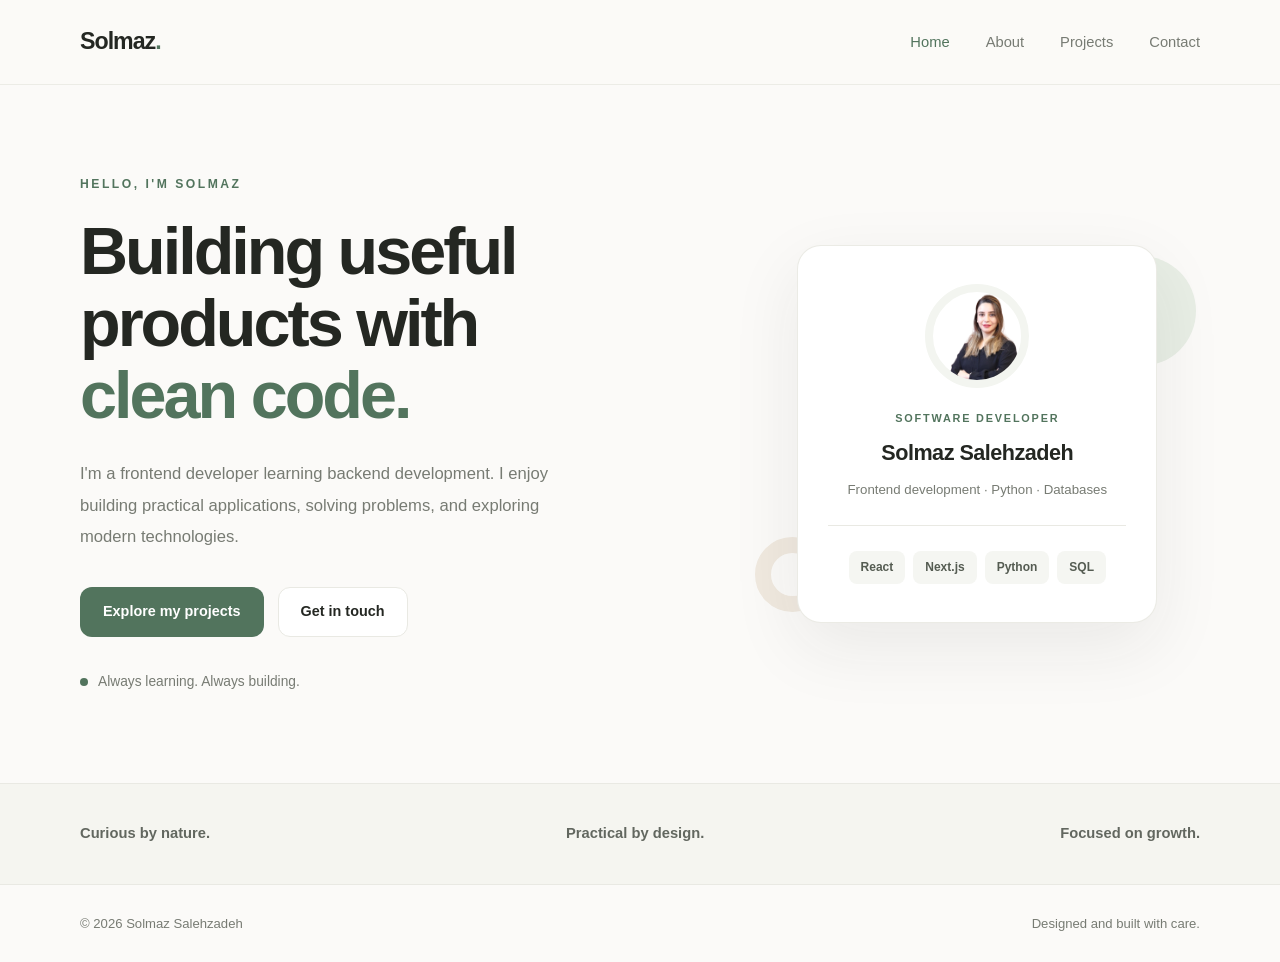
<file: front-end/index.html>
<!DOCTYPE html>
<html lang="en">
  <head>
    <meta charset="UTF-8" />
    <meta name="viewport" content="width=device-width, initial-scale=1.0" />
    <meta
      name="description"
      content="Portfolio of Solmaz Salehzadeh, a frontend developer learning backend development."
    />
    <title>Solmaz Salehzadeh | Portfolio</title>
    <link rel="stylesheet" href="css/style.css" />
    <script src="js/script.js" defer></script>
  </head>
  <body>
    <header class="site-header">
      <nav class="navbar container" aria-label="Main navigation">
        <a class="logo" href="index.html">Solmaz<span>.</span></a>

        <button
          class="menu-toggle"
          type="button"
          aria-label="Toggle navigation"
          aria-expanded="false"
          aria-controls="nav-links"
        >
          <span></span>
          <span></span>
          <span></span>
        </button>

        <ul class="nav-links" id="nav-links">
          <li><a class="active" href="index.html">Home</a></li>
          <li><a href="about.html">About</a></li>
          <li><a href="projects.html">Projects</a></li>
          <li><a href="contact.html">Contact</a></li>
        </ul>
      </nav>
    </header>

    <main>
      <section class="hero container">
        <div class="hero-content">
          <p class="eyebrow">HELLO, I'M SOLMAZ</p>

          <h1>
            Building useful products with
            <span>clean code.</span>
          </h1>

          <p class="hero-description">
            I'm a frontend developer learning backend development. I enjoy
            building practical applications, solving problems, and exploring
            modern technologies.
          </p>

          <div class="hero-actions">
            <a class="button button-primary" href="projects.html">
              Explore my projects
            </a>
            <a class="button button-secondary" href="contact.html">
              Get in touch
            </a>
          </div>

          <div class="hero-note">
            <span class="status-dot"></span>
            Always learning. Always building.
          </div>
        </div>

        <div class="hero-visual" aria-label="Developer profile illustration">
          <div class="profile-card">
            <img
              class="profile-avatar"
              src="images/solmaz.png"
              alt="Solmaz Salehzadeh"
            />
            <p class="profile-label">SOFTWARE DEVELOPER</p>
            <h2>Solmaz Salehzadeh</h2>
            <p class="profile-caption">
              Frontend development · Python · Databases
            </p>
            <div class="profile-divider"></div>
            <div class="tech-tags">
              <span>React</span>
              <span>Next.js</span>
              <span>Python</span>
              <span>SQL</span>
            </div>
          </div>
          <div class="decorative-circle circle-one"></div>
          <div class="decorative-circle circle-two"></div>
        </div>
      </section>

      <section class="intro-strip">
        <div class="container intro-strip-content">
          <p>Curious by nature.</p>
          <p>Practical by design.</p>
          <p>Focused on growth.</p>
        </div>
      </section>
    </main>

    <footer class="site-footer">
      <div class="container footer-content">
        <p>© <span id="current-year">2026</span> Solmaz Salehzadeh</p>
        <p>Designed and built with care.</p>
      </div>
    </footer>
  </body>
</html>
</file>
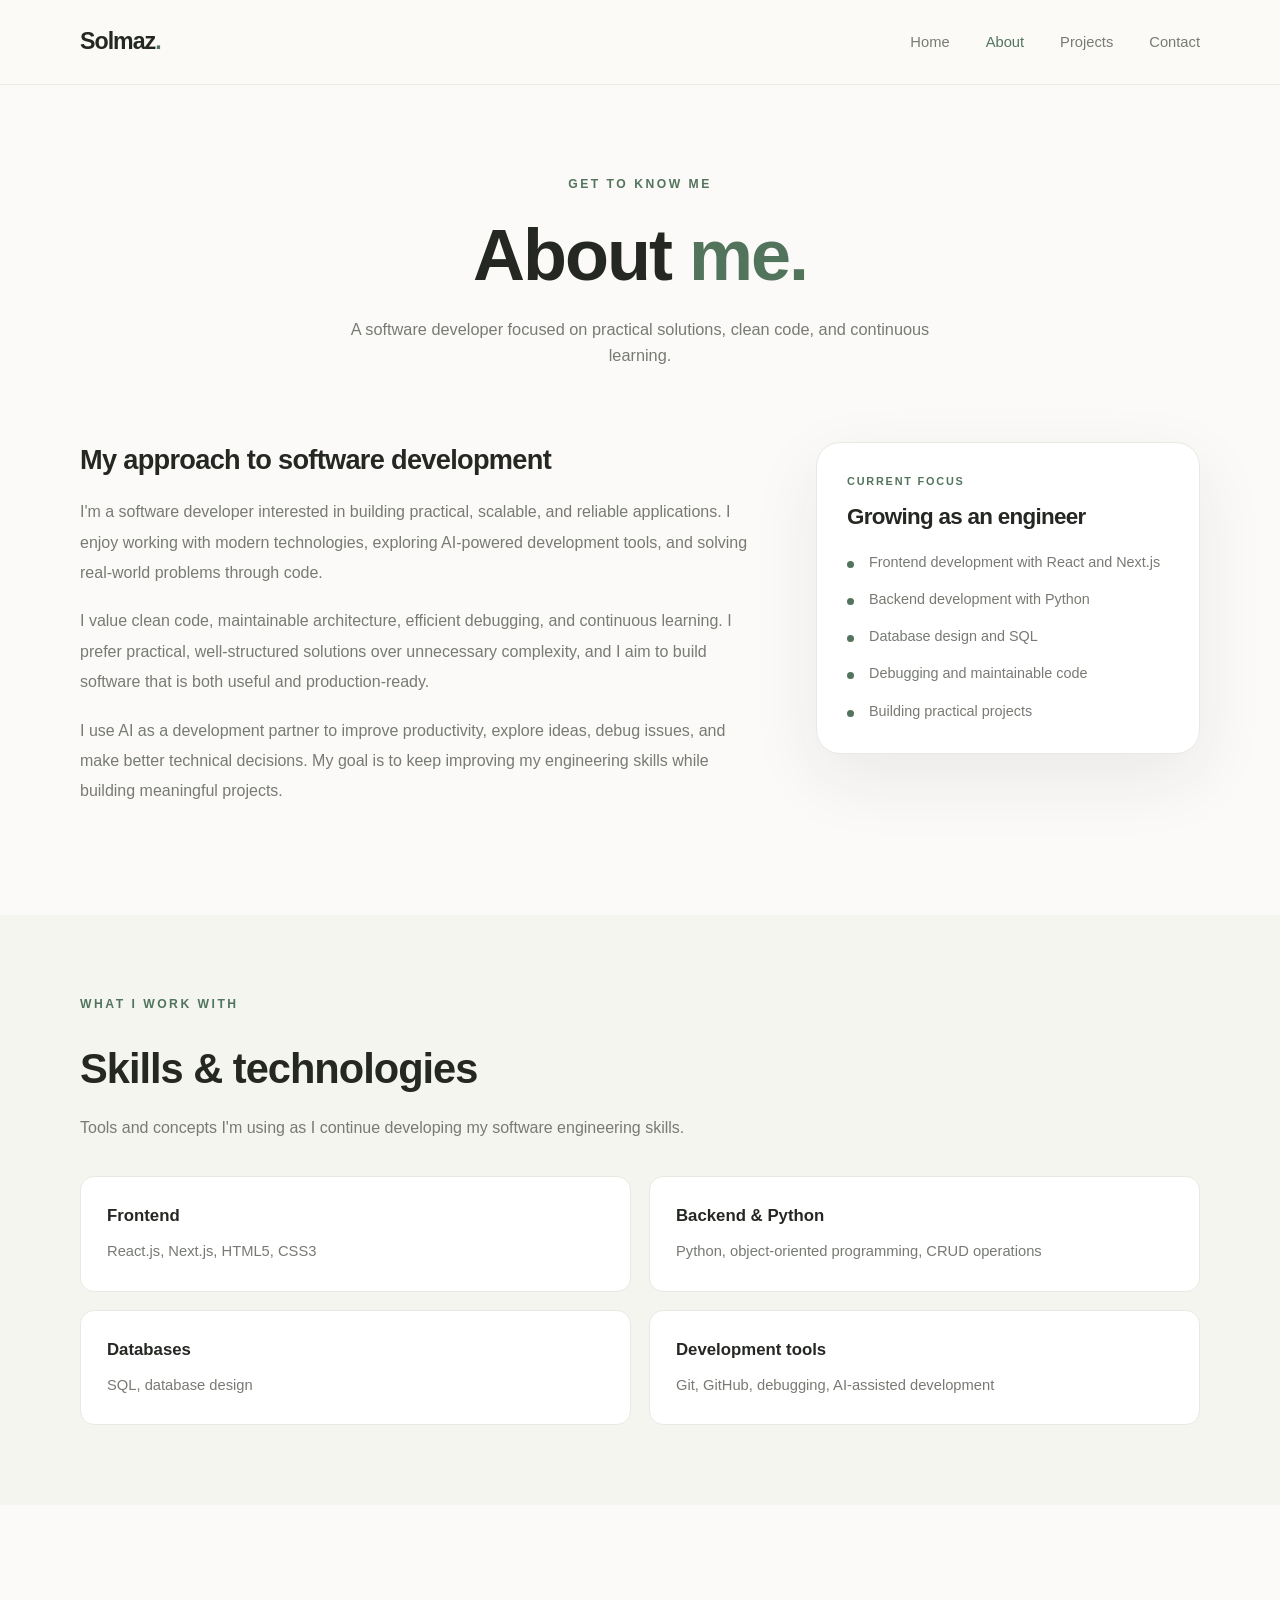
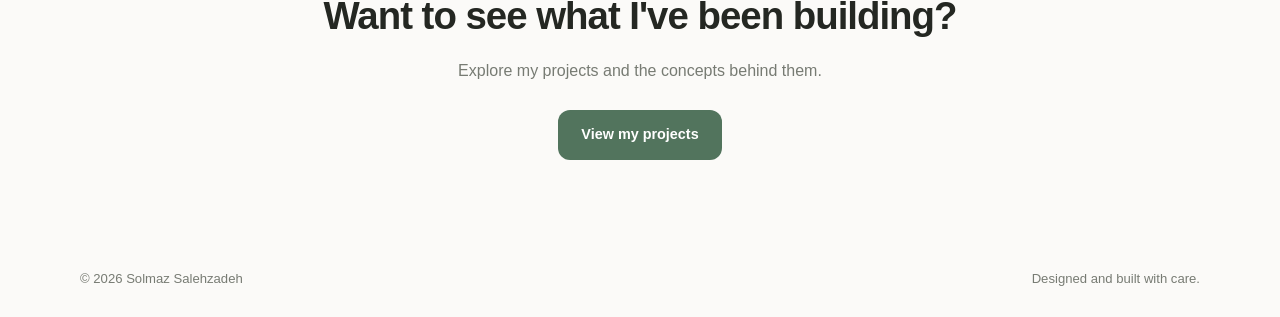
<file: front-end/about.html>
<!DOCTYPE html>
<html lang="en">
<head>
    <meta charset="UTF-8">
    <meta name="viewport" content="width=device-width, initial-scale=1.0">
    <meta name="description" content="Learn more about Solmaz Salehzadeh, her development background, skills, and approach to software engineering.">
    <title>About | Solmaz Salehzadeh</title>
    <link rel="stylesheet" href="css/style.css">
    <script src="js/script.js" defer></script>
</head>
<body>
    <header class="site-header">
        <nav class="navbar container" aria-label="Main navigation">
            <a class="logo" href="index.html">Solmaz<span>.</span></a>

            <button
                class="menu-toggle"
                type="button"
                aria-label="Toggle navigation"
                aria-expanded="false"
                aria-controls="nav-links"
            >
                <span></span>
                <span></span>
                <span></span>
            </button>

            <ul class="nav-links" id="nav-links">
                <li><a href="index.html">Home</a></li>
                <li><a class="active" href="about.html">About</a></li>
                <li><a href="projects.html">Projects</a></li>
                <li><a href="contact.html">Contact</a></li>
            </ul>
        </nav>
    </header>

    <main>
        <section class="page-heading container">
            <p class="eyebrow">GET TO KNOW ME</p>
            <h1>About <span>me.</span></h1>
            <p>
                A software developer focused on practical solutions,
                clean code, and continuous learning.
            </p>
        </section>

        <section class="about-section container">
            <div class="about-content">
                <h2>My approach to software development</h2>

                <p>
                    I'm a software developer interested in building practical,
                    scalable, and reliable applications. I enjoy working with
                    modern technologies, exploring AI-powered development tools,
                    and solving real-world problems through code.
                </p>

                <p>
                    I value clean code, maintainable architecture, efficient
                    debugging, and continuous learning. I prefer practical,
                    well-structured solutions over unnecessary complexity, and
                    I aim to build software that is both useful and
                    production-ready.
                </p>

                <p>
                    I use AI as a development partner to improve productivity,
                    explore ideas, debug issues, and make better technical
                    decisions. My goal is to keep improving my engineering
                    skills while building meaningful projects.
                </p>
            </div>

            <aside class="about-card">
                <p class="profile-label">CURRENT FOCUS</p>
                <h2>Growing as an engineer</h2>

                <ul class="focus-list">
                    <li>Frontend development with React and Next.js</li>
                    <li>Backend development with Python</li>
                    <li>Database design and SQL</li>
                    <li>Debugging and maintainable code</li>
                    <li>Building practical projects</li>
                </ul>
            </aside>
        </section>

        <section class="skills-section">
            <div class="container">
                <div class="section-heading">
                    <p class="eyebrow">WHAT I WORK WITH</p>
                    <h2>Skills & technologies</h2>
                    <p>
                        Tools and concepts I'm using as I continue
                        developing my software engineering skills.
                    </p>
                </div>

                <div class="skills-grid">
                    <article class="skill-card">
                        <h3>Frontend</h3>
                        <p>React.js, Next.js, HTML5, CSS3</p>
                    </article>

                    <article class="skill-card">
                        <h3>Backend & Python</h3>
                        <p>Python, object-oriented programming, CRUD operations</p>
                    </article>

                    <article class="skill-card">
                        <h3>Databases</h3>
                        <p>SQL, database design</p>
                    </article>

                    <article class="skill-card">
                        <h3>Development tools</h3>
                        <p>Git, GitHub, debugging, AI-assisted development</p>
                    </article>
                </div>
            </div>
        </section>

        <section class="about-cta container">
            <h2>Want to see what I've been building?</h2>
            <p>Explore my projects and the concepts behind them.</p>
            <a class="button button-primary" href="projects.html">
                View my projects
            </a>
        </section>
    </main>

    <footer class="site-footer">
        <div class="container footer-content">
            <p>© <span id="current-year">2026</span> Solmaz Salehzadeh</p>
            <p>Designed and built with care.</p>
        </div>
    </footer>
</body>
</html>
</file>
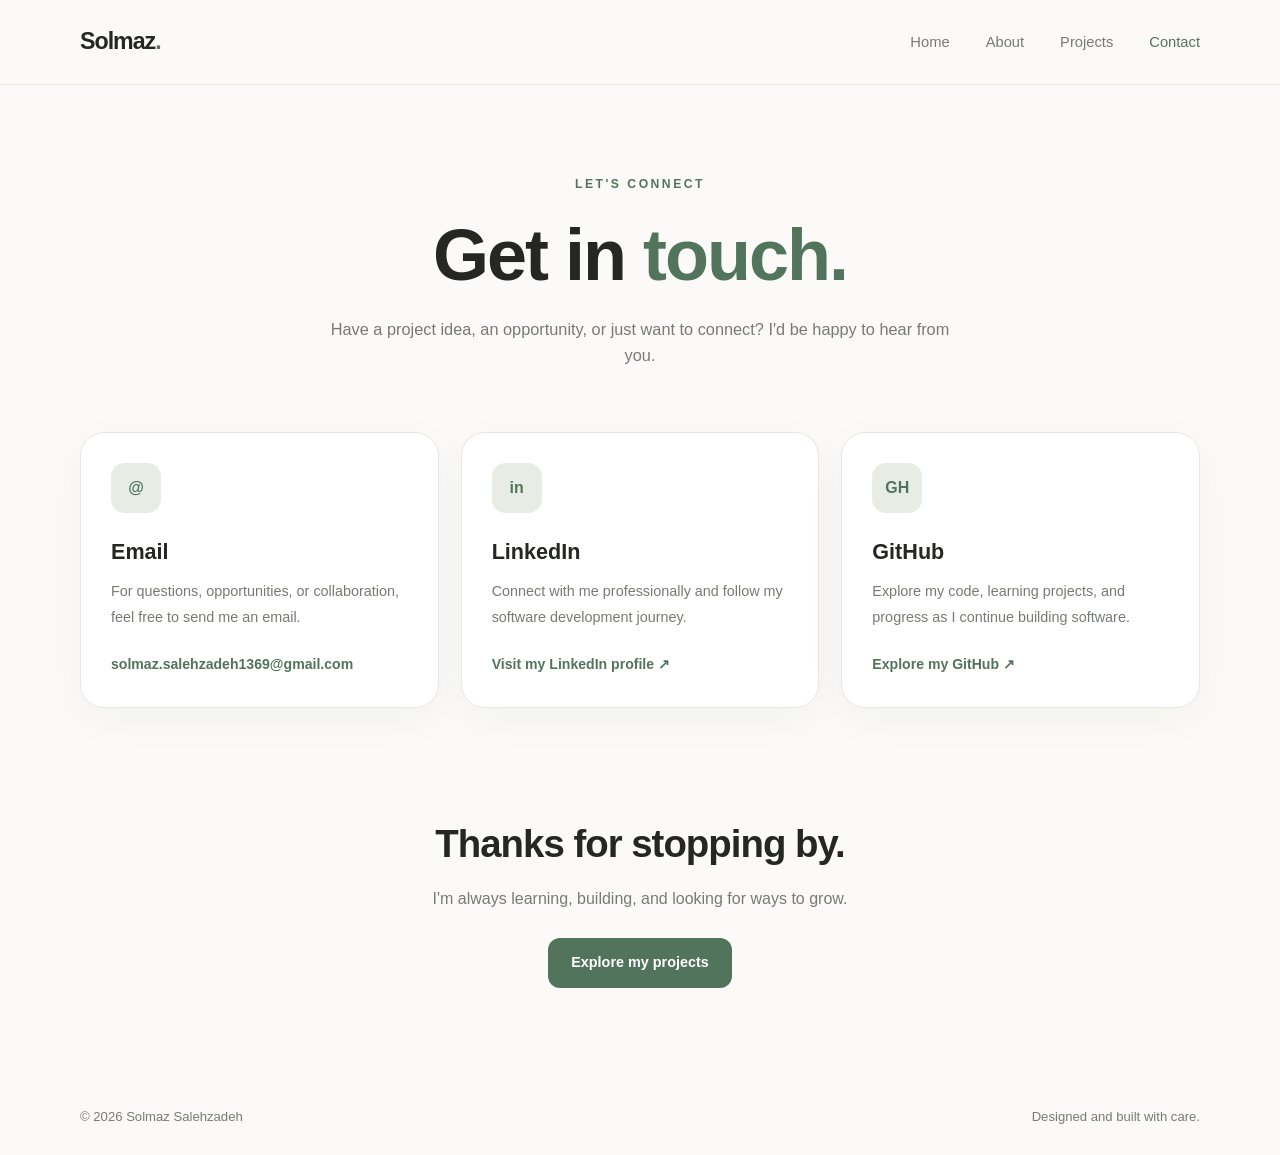
<file: front-end/contact.html>
<!DOCTYPE html>
<html lang="en">
<head>
    <meta charset="UTF-8">
    <meta name="viewport" content="width=device-width, initial-scale=1.0">
    <meta name="description" content="Contact Solmaz Salehzadeh by email or connect on LinkedIn.">
    <title>Contact | Solmaz Salehzadeh</title>
    <link rel="stylesheet" href="css/style.css">
    <script src="js/script.js" defer></script>
</head>
<body>
    <header class="site-header">
        <nav class="navbar container" aria-label="Main navigation">
            <a class="logo" href="index.html">Solmaz<span>.</span></a>

            <button
                class="menu-toggle"
                type="button"
                aria-label="Toggle navigation"
                aria-expanded="false"
                aria-controls="nav-links"
            >
                <span></span>
                <span></span>
                <span></span>
            </button>

            <ul class="nav-links" id="nav-links">
                <li><a href="index.html">Home</a></li>
                <li><a href="about.html">About</a></li>
                <li><a href="projects.html">Projects</a></li>
                <li><a class="active" href="contact.html">Contact</a></li>
            </ul>
        </nav>
    </header>

    <main>
        <section class="page-heading container">
            <p class="eyebrow">LET'S CONNECT</p>
            <h1>Get in <span>touch.</span></h1>
            <p>
                Have a project idea, an opportunity, or just want to connect?
                I'd be happy to hear from you.
            </p>
        </section>

        <section class="contact-section container">
            <div class="contact-card">
                <div class="contact-icon" aria-hidden="true">@</div>
                <h2>Email</h2>
                <p>
                    For questions, opportunities, or collaboration,
                    feel free to send me an email.
                </p>
                <a href="mailto:solmaz.salehzadeh1369@gmail.com">
                    solmaz.salehzadeh1369@gmail.com
                </a>
            </div>

            <div class="contact-card">
                <div class="contact-icon" aria-hidden="true">in</div>
                <h2>LinkedIn</h2>
                <p>
                    Connect with me professionally and follow my
                    software development journey.
                </p>
                <a
                    href="https://www.linkedin.com/in/solmaz-salehzadeh-8ab554171"
                    target="_blank"
                    rel="noopener noreferrer"
                >
                    Visit my LinkedIn profile ↗
                </a>
            </div>

            <div class="contact-card">
                <div class="contact-icon" aria-hidden="true">GH</div>
                <h2>GitHub</h2>
                <p>
                    Explore my code, learning projects, and progress
                    as I continue building software.
                </p>
                <a
                    href="https://github.com/SOLMAZ-SALEHZADEH/backend_course"
                    target="_blank"
                    rel="noopener noreferrer"
                >
                    Explore my GitHub ↗
                </a>
            </div>
        </section>

        <section class="contact-note container">
            <h2>Thanks for stopping by.</h2>
            <p>I'm always learning, building, and looking for ways to grow.</p>
            <a class="button button-primary" href="projects.html">
                Explore my projects
            </a>
        </section>
    </main>

    <footer class="site-footer">
        <div class="container footer-content">
            <p>© <span id="current-year">2026</span> Solmaz Salehzadeh</p>
            <p>Designed and built with care.</p>
        </div>
    </footer>
</body>
</html>
</file>
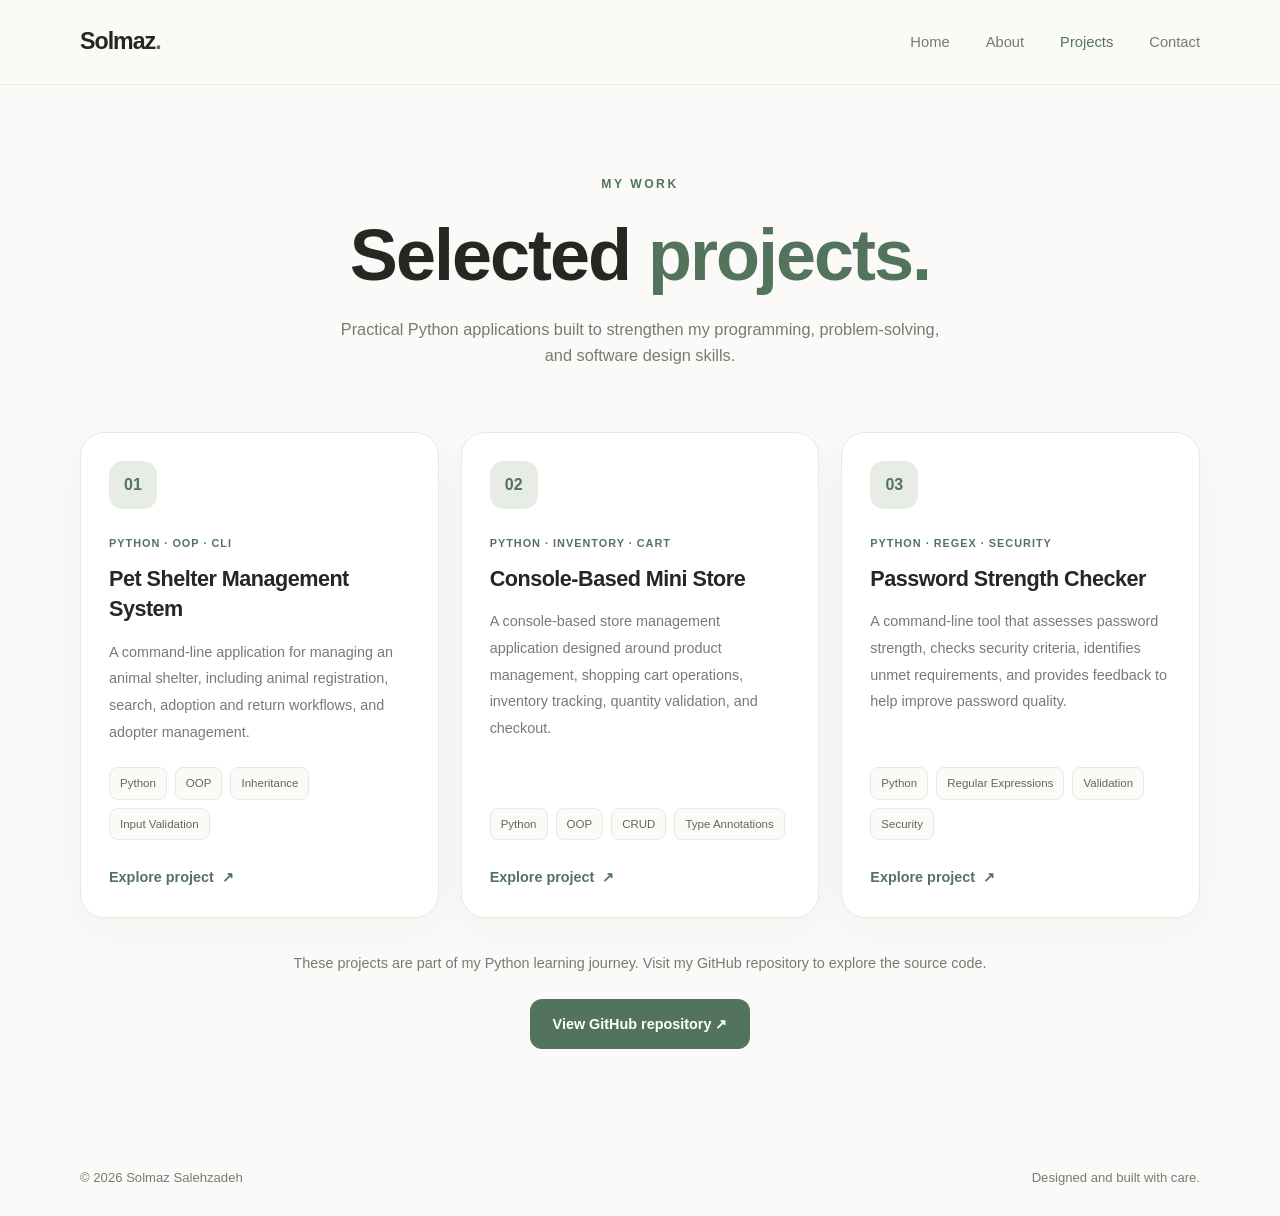
<file: front-end/projects.html>
<!DOCTYPE html>
<html lang="en">
<head>
    <meta charset="UTF-8">
    <meta name="viewport" content="width=device-width, initial-scale=1.0">
    <meta name="description" content="Explore Python projects by Solmaz Salehzadeh, including a pet shelter system, mini store, and password strength checker.">
    <title>Projects | Solmaz Salehzadeh</title>
    <link rel="stylesheet" href="css/style.css">
    <script src="js/script.js" defer></script>
</head>
<body>
    <header class="site-header">
        <nav class="navbar container" aria-label="Main navigation">
            <a class="logo" href="index.html">Solmaz<span>.</span></a>

            <button
                class="menu-toggle"
                type="button"
                aria-label="Toggle navigation"
                aria-expanded="false"
                aria-controls="nav-links"
            >
                <span></span>
                <span></span>
                <span></span>
            </button>

            <ul class="nav-links" id="nav-links">
                <li><a href="index.html">Home</a></li>
                <li><a href="about.html">About</a></li>
                <li><a class="active" href="projects.html">Projects</a></li>
                <li><a href="contact.html">Contact</a></li>
            </ul>
        </nav>
    </header>

    <main>
        <section class="page-heading container">
            <p class="eyebrow">MY WORK</p>
            <h1>Selected <span>projects.</span></h1>
            <p>
                Practical Python applications built to strengthen my
                programming, problem-solving, and software design skills.
            </p>
        </section>

        <section class="projects-section container">
            <div class="projects-grid">
                <article class="project-card">
                    <div class="project-number">01</div>
                    <p class="project-category">PYTHON · OOP · CLI</p>
                    <h2>Pet Shelter Management System</h2>
                    <p class="project-description">
                        A command-line application for managing an animal
                        shelter, including animal registration, search,
                        adoption and return workflows, and adopter management.
                    </p>
                    <div class="project-tags">
                        <span>Python</span>
                        <span>OOP</span>
                        <span>Inheritance</span>
                        <span>Input Validation</span>
                    </div>
                    <a
                        class="project-link"
                        href="https://github.com/SOLMAZ-SALEHZADEH/backend_course/tree/main/python/pet-shelter"
                        target="_blank"
                        rel="noopener noreferrer"
                    >
                        Explore project <span aria-hidden="true">↗</span>
                    </a>
                </article>

                <article class="project-card">
                    <div class="project-number">02</div>
                    <p class="project-category">PYTHON · INVENTORY · CART</p>
                    <h2>Console-Based Mini Store</h2>
                    <p class="project-description">
                        A console-based store management application designed
                        around product management, shopping cart operations,
                        inventory tracking, quantity validation, and checkout.
                    </p>
                    <div class="project-tags">
                        <span>Python</span>
                        <span>OOP</span>
                        <span>CRUD</span>
                        <span>Type Annotations</span>
                    </div>
                    <a
                        class="project-link"
                        href="https://github.com/SOLMAZ-SALEHZADEH/backend_course/tree/main/python/Console-Based%20Mini%20Store"
                        target="_blank"
                        rel="noopener noreferrer"
                    >
                        Explore project <span aria-hidden="true">↗</span>
                    </a>
                </article>

                <article class="project-card">
                    <div class="project-number">03</div>
                    <p class="project-category">PYTHON · REGEX · SECURITY</p>
                    <h2>Password Strength Checker</h2>
                    <p class="project-description">
                        A command-line tool that assesses password strength,
                        checks security criteria, identifies unmet requirements,
                        and provides feedback to help improve password quality.
                    </p>
                    <div class="project-tags">
                        <span>Python</span>
                        <span>Regular Expressions</span>
                        <span>Validation</span>
                        <span>Security</span>
                    </div>
                    <a
                        class="project-link"
                        href="https://github.com/SOLMAZ-SALEHZADEH/backend_course/tree/main/python/PasswordStrengthChecker"
                        target="_blank"
                        rel="noopener noreferrer"
                    >
                        Explore project <span aria-hidden="true">↗</span>
                    </a>
                </article>
            </div>

            <p class="projects-note">
                These projects are part of my Python learning journey.
                Visit my GitHub repository to explore the source code.
            </p>

            <div class="projects-github">
                <a
                    class="button button-primary"
                    href="https://github.com/SOLMAZ-SALEHZADEH/backend_course"
                    target="_blank"
                    rel="noopener noreferrer"
                >
                    View GitHub repository ↗
                </a>
            </div>
        </section>
    </main>

    <footer class="site-footer">
        <div class="container footer-content">
            <p>© <span id="current-year">2026</span> Solmaz Salehzadeh</p>
            <p>Designed and built with care.</p>
        </div>
    </footer>
</body>
</html>
</file>
<file: front-end/css/style.css>
/* =========================
   1. Global styles
========================= */

:root {
    --color-bg: #fbfaf8;
    --color-surface: #ffffff;
    --color-text: #242722;
    --color-muted: #777b73;
    --color-primary: #52745d;
    --color-primary-dark: #3d5c47;
    --color-accent: #e7ede5;
    --color-border: #e9e9e3;
    --shadow-card: 0 24px 70px rgba(36, 39, 34, 0.08);
    --radius-lg: 24px;
    --radius-md: 14px;
    --container-width: 1120px;
}

* {
    box-sizing: border-box;
    margin: 0;
    padding: 0;
}

html {
    scroll-behavior: smooth;
}

body {
    background: var(--color-bg);
    color: var(--color-text);
    font-family: Inter, -apple-system, BlinkMacSystemFont, "Segoe UI",
        sans-serif;
    line-height: 1.6;
    -webkit-font-smoothing: antialiased;
}

a {
    color: inherit;
    text-decoration: none;
}

button,
a {
    -webkit-tap-highlight-color: transparent;
}

button {
    font: inherit;
}

ul {
    list-style: none;
}

.container {
    width: min(var(--container-width), calc(100% - 48px));
    margin-inline: auto;
}

/* =========================
   2. Navigation
========================= */

.site-header {
    position: relative;
    z-index: 10;
    border-bottom: 1px solid rgba(233, 233, 227, 0.8);
    background: rgba(251, 250, 248, 0.92);
}

.navbar {
    min-height: 84px;
    display: flex;
    align-items: center;
    justify-content: space-between;
    gap: 32px;
}

.logo {
    font-size: 1.45rem;
    font-weight: 750;
    letter-spacing: -1px;
}

.logo span {
    color: var(--color-primary);
}

.nav-links {
    display: flex;
    align-items: center;
    gap: 36px;
}

.nav-links a {
    color: var(--color-muted);
    font-size: 0.92rem;
    transition: color 180ms ease;
}

.nav-links a:hover,
.nav-links a.active {
    color: var(--color-primary);
}

.menu-toggle {
    display: none;
    width: 44px;
    height: 44px;
    padding: 10px;
    border: 1px solid var(--color-border);
    border-radius: 12px;
    background: var(--color-surface);
    cursor: pointer;
}

.menu-toggle span {
    display: block;
    height: 2px;
    margin: 4px 0;
    background: var(--color-text);
}

/* =========================
   3. Hero section
========================= */

.hero {
    min-height: 610px;
    display: grid;
    grid-template-columns: 1.15fr 0.85fr;
    align-items: center;
    gap: 72px;
    padding-block: 90px;
}

.hero-content {
    max-width: 610px;
}

.eyebrow {
    margin-bottom: 22px;
    color: var(--color-primary);
    font-size: 0.76rem;
    font-weight: 750;
    letter-spacing: 2.5px;
}

.hero h1 {
    max-width: 650px;
    font-size: clamp(2.8rem, 5.2vw, 4.6rem);
    font-weight: 700;
    line-height: 1.08;
    letter-spacing: -3px;
}

.hero h1 span {
    display: block;
    color: var(--color-primary);
}

.hero-description {
    max-width: 520px;
    margin-top: 26px;
    color: var(--color-muted);
    font-size: 1.04rem;
    line-height: 1.9;
}

.hero-actions {
    display: flex;
    flex-wrap: wrap;
    gap: 14px;
    margin-top: 34px;
}

.button {
    min-height: 50px;
    display: inline-flex;
    align-items: center;
    justify-content: center;
    padding: 0 22px;
    border: 1px solid transparent;
    border-radius: 12px;
    font-size: 0.9rem;
    font-weight: 650;
    transition:
        background 180ms ease,
        color 180ms ease,
        transform 180ms ease;
}

.button:hover {
    transform: translateY(-2px);
}

.button-primary {
    background: var(--color-primary);
    color: white;
}

.button-primary:hover {
    background: var(--color-primary-dark);
}

.button-secondary {
    border-color: var(--color-border);
    background: var(--color-surface);
}

.button-secondary:hover {
    border-color: var(--color-primary);
    color: var(--color-primary);
}

.hero-note {
    display: flex;
    align-items: center;
    gap: 10px;
    margin-top: 34px;
    color: var(--color-muted);
    font-size: 0.86rem;
}

.status-dot {
    width: 8px;
    height: 8px;
    border-radius: 50%;
    background: var(--color-primary);
}

/* =========================
   4. Profile card
========================= */

.hero-visual {
    position: relative;
    display: grid;
    min-height: 380px;
    place-items: center;
}

.profile-card {
    position: relative;
    z-index: 1;
    width: min(100%, 360px);
    padding: 38px 30px;
    border: 1px solid rgba(233, 233, 227, 0.9);
    border-radius: var(--radius-lg);
    background: var(--color-surface);
    box-shadow: var(--shadow-card);
    text-align: center;
}

.profile-avatar {
    width: 104px;
    height: 104px;
    display: block;
    margin: 0 auto 22px;
    border: 8px solid #f3f5f0;
    border-radius: 50%;
    object-fit: cover;
    object-position: center;
}

.profile-label {
    color: var(--color-primary);
    font-size: 0.68rem;
    font-weight: 750;
    letter-spacing: 1.8px;
}

.profile-card h2 {
    margin-top: 9px;
    font-size: 1.35rem;
    letter-spacing: -0.5px;
}

.profile-caption {
    margin-top: 8px;
    color: var(--color-muted);
    font-size: 0.83rem;
}

.profile-divider {
    height: 1px;
    margin: 25px 0;
    background: var(--color-border);
}

.tech-tags {
    display: flex;
    flex-wrap: wrap;
    justify-content: center;
    gap: 8px;
}

.tech-tags span {
    padding: 7px 12px;
    border-radius: 8px;
    background: #f5f6f2;
    color: #555c52;
    font-size: 0.75rem;
    font-weight: 600;
}

.decorative-circle {
    position: absolute;
    border-radius: 50%;
}

.circle-one {
    top: 12px;
    right: 4px;
    width: 110px;
    height: 110px;
    background: #e8eee5;
}

.circle-two {
    bottom: 12px;
    left: 0;
    width: 75px;
    height: 75px;
    border: 16px solid #f0e9df;
}

/* =========================
   5. Intro strip
========================= */

.intro-strip {
    border-block: 1px solid var(--color-border);
    background: #f5f5f0;
}

.intro-strip-content {
    min-height: 100px;
    display: flex;
    align-items: center;
    justify-content: space-between;
    gap: 24px;
}

.intro-strip p {
    color: #62675f;
    font-size: 0.92rem;
    font-weight: 600;
}

/* =========================
   6. Footer
========================= */

.site-footer {
    padding-block: 28px;
}

.footer-content {
    display: flex;
    align-items: center;
    justify-content: space-between;
    gap: 20px;
}

.footer-content p {
    color: var(--color-muted);
    font-size: 0.82rem;
}

/* =========================
   7. Responsive design
========================= */

@media (max-width: 900px) {
    .hero {
        grid-template-columns: 1fr 0.8fr;
        gap: 32px;
        padding-block: 70px;
    }

    .hero h1 {
        font-size: clamp(2.5rem, 5.5vw, 3.6rem);
        letter-spacing: -2px;
    }

    .profile-card {
        padding: 30px 20px;
    }

    .nav-links {
        gap: 22px;
    }
}

@media (max-width: 680px) {
    .container {
        width: min(100% - 36px, var(--container-width));
    }

    .navbar {
        min-height: 72px;
    }

    .menu-toggle {
        display: block;
    }

    .nav-links {
        position: absolute;
        top: 72px;
        right: 0;
        left: 0;
        display: none;
        align-items: stretch;
        gap: 0;
        padding: 12px 18px 20px;
        border-bottom: 1px solid var(--color-border);
        background: var(--color-bg);
    }

    .nav-links.is-open {
        display: flex;
        flex-direction: column;
    }

    .nav-links a {
        display: block;
        padding: 13px 6px;
    }

    .hero {
        grid-template-columns: 1fr;
        gap: 42px;
        padding-block: 64px 56px;
    }

    .hero h1 {
        font-size: clamp(2.7rem, 12vw, 4rem);
        letter-spacing: -2px;
    }

    .hero-description {
        font-size: 0.98rem;
    }

    .hero-visual {
        min-height: 350px;
    }

    .profile-card {
        width: min(100%, 360px);
    }

    .intro-strip-content {
        min-height: auto;
        flex-direction: column;
        align-items: flex-start;
        gap: 12px;
        padding-block: 24px;
    }

    .footer-content {
        flex-direction: column;
        align-items: flex-start;
        gap: 6px;
    }
}

@media (prefers-reduced-motion: reduce) {
    html {
        scroll-behavior: auto;
    }

    *,
    *::before,
    *::after {
        transition-duration: 0.01ms !important;
    }
}

/* =========================
   8. About page
========================= */

.page-heading {
    padding-block: 90px 54px;
    text-align: center;
}

.page-heading h1 {
    font-size: clamp(2.8rem, 6vw, 4.5rem);
    line-height: 1.1;
    letter-spacing: -2px;
}

.page-heading h1 span {
    color: var(--color-primary);
}

.page-heading > p:last-child {
    max-width: 620px;
    margin: 20px auto 0;
    color: var(--color-muted);
    font-size: 1.02rem;
}

.about-section {
    display: grid;
    grid-template-columns: 1.4fr 0.8fr;
    align-items: start;
    gap: 64px;
    padding-block: 20px 90px;
}

.about-content h2,
.about-card h2 {
    margin-bottom: 20px;
    font-size: 1.7rem;
    line-height: 1.3;
    letter-spacing: -0.7px;
}

.about-content p {
    margin-bottom: 18px;
    color: var(--color-muted);
    line-height: 1.9;
}

.about-card {
    padding: 30px;
    border: 1px solid var(--color-border);
    border-radius: var(--radius-lg);
    background: var(--color-surface);
    box-shadow: var(--shadow-card);
}

.about-card h2 {
    margin-top: 12px;
    font-size: 1.4rem;
}

.focus-list {
    display: grid;
    gap: 14px;
}

.focus-list li {
    position: relative;
    padding-left: 22px;
    color: var(--color-muted);
    font-size: 0.9rem;
}

.focus-list li::before {
    position: absolute;
    top: 10px;
    left: 0;
    width: 7px;
    height: 7px;
    border-radius: 50%;
    background: var(--color-primary);
    content: "";
}

.skills-section {
    padding-block: 80px;
    background: #f5f5f0;
}

.section-heading {
    max-width: 620px;
    margin-bottom: 36px;
}

.section-heading h2 {
    font-size: clamp(1.8rem, 4vw, 2.6rem);
    letter-spacing: -1px;
}

.section-heading > p:last-child {
    margin-top: 12px;
    color: var(--color-muted);
}

.skills-grid {
    display: grid;
    grid-template-columns: repeat(2, minmax(0, 1fr));
    gap: 18px;
}

.skill-card {
    padding: 26px;
    border: 1px solid var(--color-border);
    border-radius: var(--radius-md);
    background: var(--color-surface);
}

.skill-card h3 {
    margin-bottom: 8px;
    font-size: 1.05rem;
}

.skill-card p {
    color: var(--color-muted);
    font-size: 0.92rem;
    line-height: 1.8;
}

.about-cta {
    padding-block: 80px;
    text-align: center;
}

.about-cta h2 {
    font-size: clamp(1.7rem, 4vw, 2.4rem);
    letter-spacing: -1px;
}

.about-cta p {
    margin: 12px 0 26px;
    color: var(--color-muted);
}

@media (max-width: 760px) {
    .page-heading {
        padding-block: 65px 40px;
    }

    .about-section {
        grid-template-columns: 1fr;
        gap: 28px;
        padding-bottom: 65px;
    }

    .skills-section {
        padding-block: 60px;
    }

    .skills-grid {
        grid-template-columns: 1fr;
    }

    .about-cta {
        padding-block: 60px;
    }
}

/* =========================
   9. Projects page
========================= */

.projects-section {
    padding-block: 10px 90px;
}

.projects-grid {
    display: grid;
    grid-template-columns: repeat(3, minmax(0, 1fr));
    gap: 22px;
}

.project-card {
    display: flex;
    flex-direction: column;
    align-items: flex-start;
    min-width: 0;
    padding: 28px;
    border: 1px solid var(--color-border);
    border-radius: var(--radius-lg);
    background: var(--color-surface);
    box-shadow: 0 12px 40px rgba(36, 39, 34, 0.04);
    transition:
        transform 180ms ease,
        box-shadow 180ms ease,
        border-color 180ms ease;
}

.project-card:hover {
    transform: translateY(-5px);
    border-color: #d5dfd2;
    box-shadow: var(--shadow-card);
}

.project-number {
    display: grid;
    width: 48px;
    height: 48px;
    place-items: center;
    margin-bottom: 26px;
    border-radius: 14px;
    background: var(--color-accent);
    color: var(--color-primary);
    font-weight: 750;
}

.project-category {
    margin-bottom: 12px;
    color: var(--color-primary);
    font-size: 0.68rem;
    font-weight: 750;
    letter-spacing: 1px;
}

.project-card h2 {
    margin-bottom: 14px;
    font-size: 1.35rem;
    line-height: 1.4;
    letter-spacing: -0.5px;
}

.project-description {
    margin-bottom: 22px;
    color: var(--color-muted);
    font-size: 0.9rem;
    line-height: 1.85;
}

.project-tags {
    display: flex;
    flex-wrap: wrap;
    gap: 8px;
    margin-top: auto;
    margin-bottom: 26px;
}

.project-tags span {
    padding: 6px 10px;
    border: 1px solid var(--color-border);
    border-radius: 8px;
    background: #fafaf7;
    color: #62675f;
    font-size: 0.72rem;
}

.project-link {
    display: inline-flex;
    align-items: center;
    gap: 8px;
    color: var(--color-primary);
    font-size: 0.9rem;
    font-weight: 700;
}

.project-link:hover {
    color: var(--color-primary-dark);
}

.projects-note {
    margin-top: 34px;
    color: var(--color-muted);
    font-size: 0.9rem;
    text-align: center;
}

.projects-github {
    display: flex;
    justify-content: center;
    margin-top: 24px;
}

@media (max-width: 950px) {
    .projects-grid {
        grid-template-columns: repeat(2, minmax(0, 1fr));
    }
}

@media (max-width: 620px) {
    .projects-section {
        padding-bottom: 60px;
    }

    .projects-grid {
        grid-template-columns: 1fr;
    }

    .project-card {
        padding: 24px;
    }
}

/* =========================
   10. Contact page
========================= */

.contact-section {
    display: grid;
    grid-template-columns: repeat(3, minmax(0, 1fr));
    gap: 22px;
    padding-block: 10px 70px;
}

.contact-card {
    padding: 30px;
    border: 1px solid var(--color-border);
    border-radius: var(--radius-lg);
    background: var(--color-surface);
    box-shadow: 0 12px 40px rgba(36, 39, 34, 0.04);
}

.contact-icon {
    display: grid;
    width: 50px;
    height: 50px;
    place-items: center;
    margin-bottom: 22px;
    border-radius: 14px;
    background: var(--color-accent);
    color: var(--color-primary);
    font-size: 1rem;
    font-weight: 750;
}

.contact-card h2 {
    margin-bottom: 10px;
    font-size: 1.35rem;
}

.contact-card p {
    margin-bottom: 20px;
    color: var(--color-muted);
    font-size: 0.9rem;
    line-height: 1.8;
}

.contact-card a {
    color: var(--color-primary);
    font-size: 0.88rem;
    font-weight: 650;
    overflow-wrap: anywhere;
}

.contact-card a:hover {
    color: var(--color-primary-dark);
    text-decoration: underline;
    text-underline-offset: 4px;
}

.contact-note {
    padding-block: 35px 90px;
    text-align: center;
}

.contact-note h2 {
    font-size: clamp(1.7rem, 4vw, 2.4rem);
    letter-spacing: -1px;
}

.contact-note p {
    margin: 12px 0 26px;
    color: var(--color-muted);
}

@media (max-width: 850px) {
    .contact-section {
        grid-template-columns: repeat(2, minmax(0, 1fr));
    }
}

@media (max-width: 580px) {
    .contact-section {
        grid-template-columns: 1fr;
        padding-bottom: 45px;
    }

    .contact-card {
        padding: 25px;
    }

    .contact-note {
        padding-block: 30px 65px;
    }
}

/* Temporary profile avatar illustration; replace with a real photo when available. */
.profile-avatar-placeholder {
    overflow: hidden;
    padding: 0;
}

.profile-avatar-placeholder svg {
    display: block;
    width: 100%;
    height: 100%;
}
</file>
